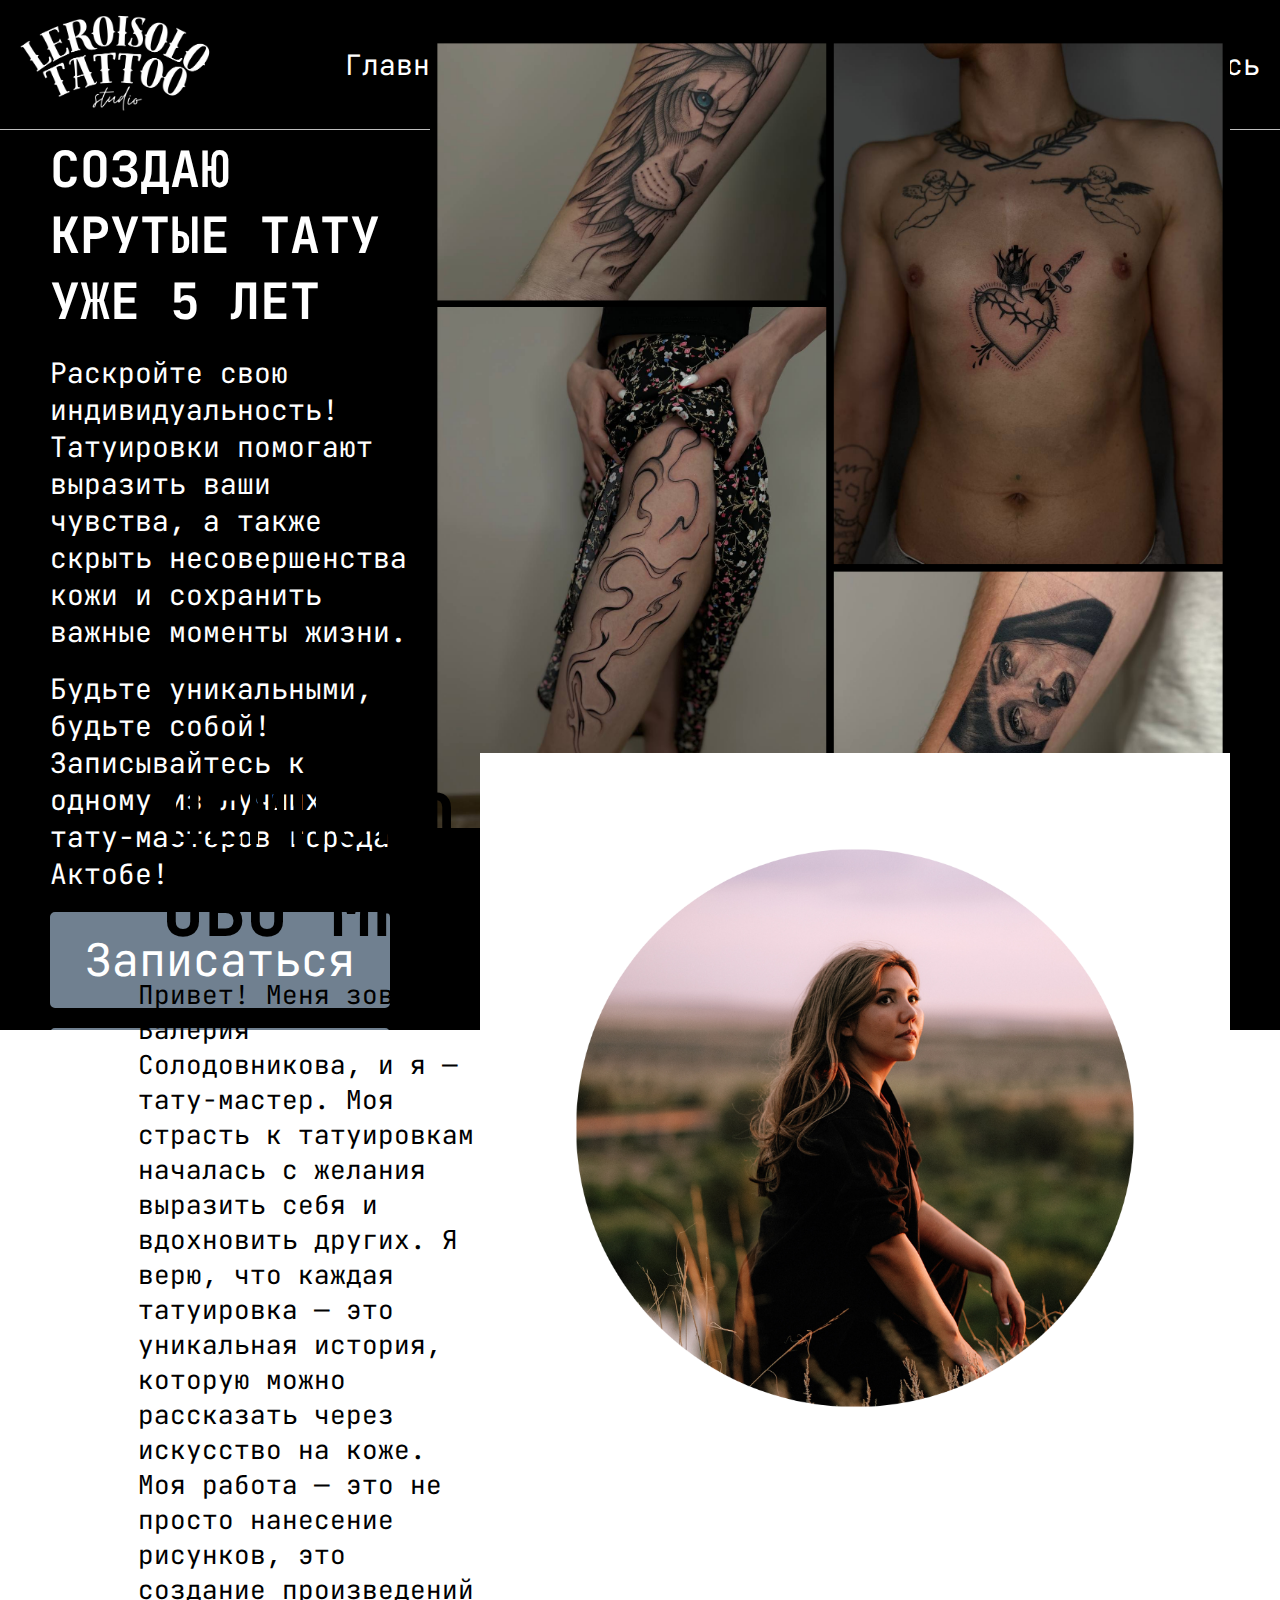
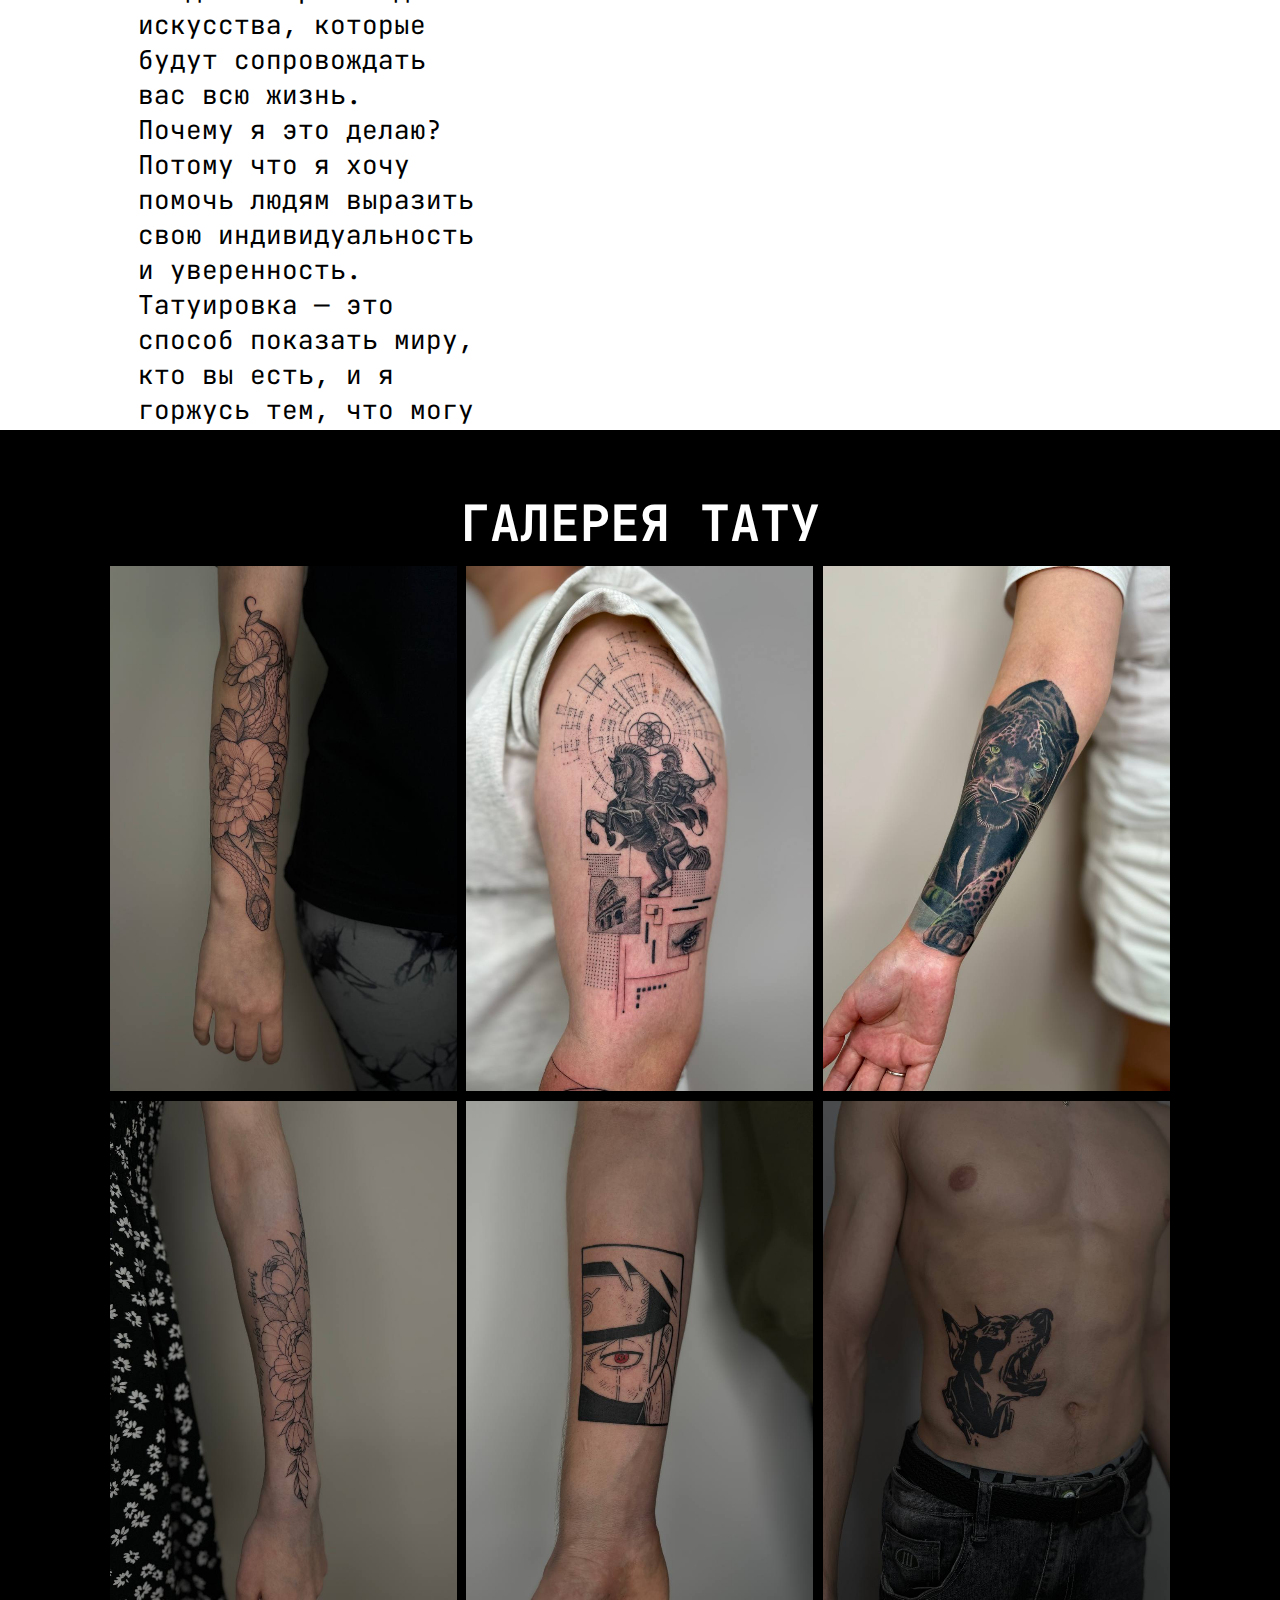
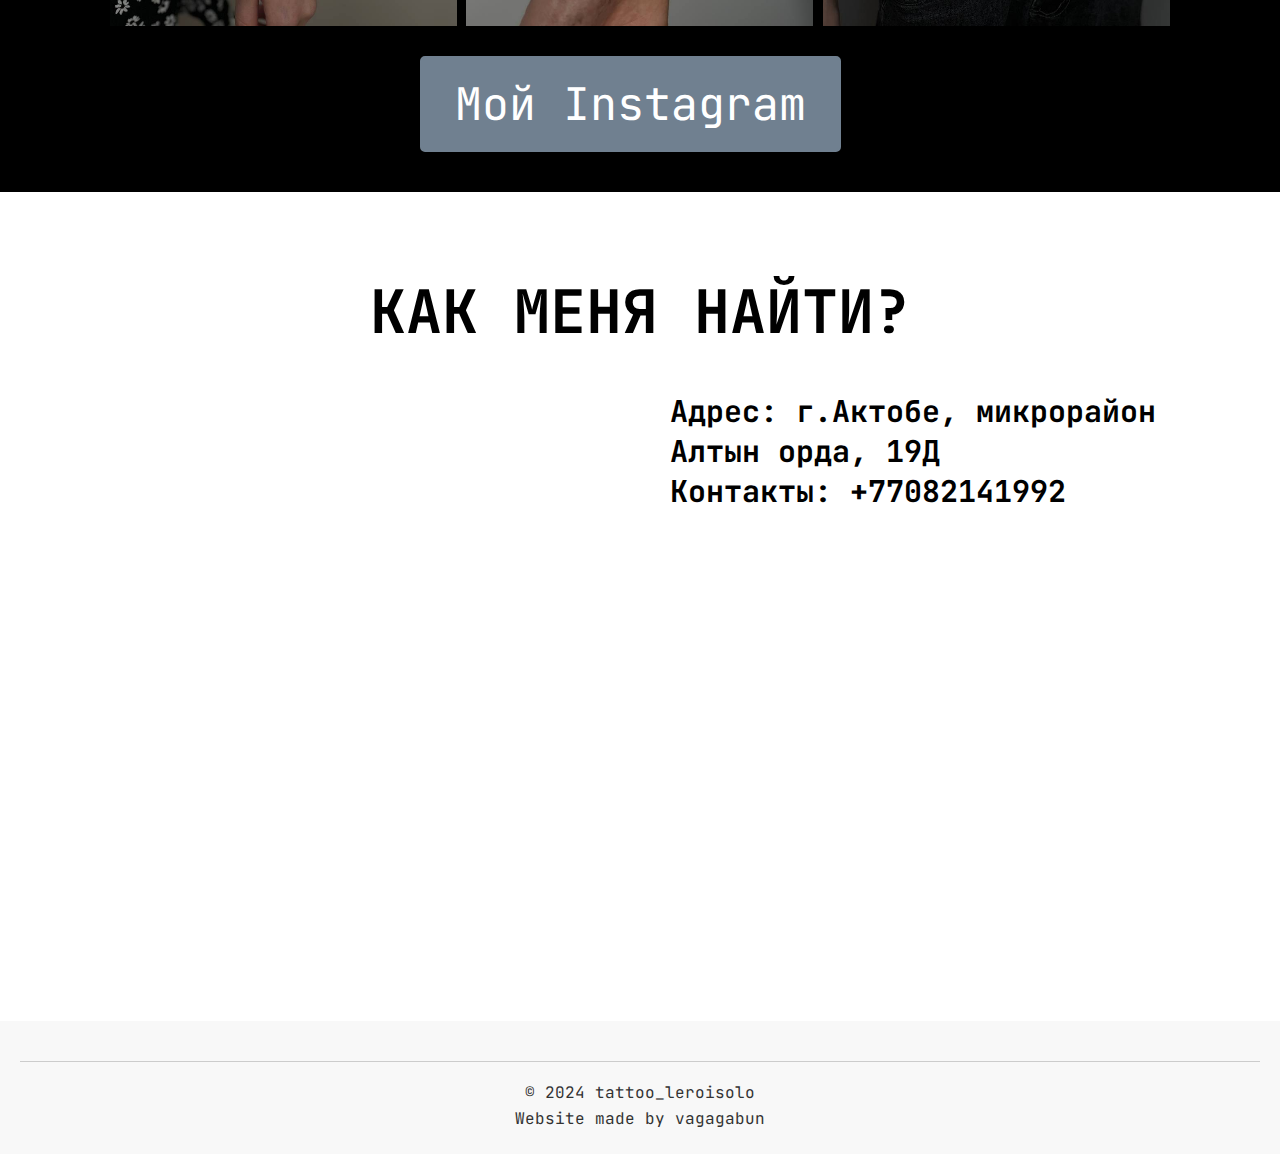
<file: index.html>
<!DOCTYPE html>
<html lang="ru">
<head>
		<meta charset="UTF-8">
		<meta name="viewport" content="width=device-width, initial-scale=1.0">
		<title>Тату в Актобе — tattoo_leroisolo</title>
		<link rel="stylesheet" href="assets/css/styles.css">
		<link rel="preconnect" href="https://fonts.googleapis.com">
		<link rel="preconnect" href="https://fonts.gstatic.com" crossorigin>
		<link href="https://fonts.googleapis.com/css2?family=JetBrains+Mono:ital,wght@0,100..800;1,100..800&display=swap" rel="stylesheet">
</head>
<body>
<div class="section1">
		<nav class="navbar">
			<div class="logo">
				<img src="assets/images/logo1.png" alt="Logo">
			</div>
			<ul class="nav-links">
				<li><a href="#Home">Главная</a></li>
				<li><a href="#About">Обо мне</a></li>
				<li><a href="#Gallery">Галерея</a></li>
				<li><a href="#Contacts">Контакты</a></li>
				<li><a href="https://wa.me/77082141992">Запись</a></li>
			</ul>
		</nav>
</div>
<div class="section1">
		<div class="black-background1">
			<div class="content">
				<div class="black-background1_text">
					<h1 class="big_title" id="Home">СОЗДАЮ КРУТЫЕ ТАТУ УЖЕ 5 ЛЕТ</h1>
					<p class="under_title">Раскройте свою индивидуальность! Татуировки помогают выразить ваши чувства, а также скрыть несовершенства кожи и сохранить важные моменты жизни. </p>
					<p class="under_title">Будьте уникальными, будьте собой! Записывайтесь к одному из лучших тату-мастеров города Актобе!</p> 
					<div class="buttons">
						<a href="https://wa.me/77082141992" class="button">Записаться</a>
						<a href="#Gallery" class="button1">Мои работы</a>
				    </div>   
				</div>
				<img src="assets/images/collage1.png" alt="photo_collage" width="800" height="800" class= "1st_collage">
			</div>
		</div>
</div>
<div class="section2">
		<div class="white-background1">
			<div class="white_content">
				<div class="white-background1_text">
					<div class="under_title_xyz">
						<h1 class="white_big_title" id="About">НЕМНОГО ОБО МНЕ</h1>
						<p class="under_title"> Привет! Меня зовут Валерия Солодовникова, и я — тату-мастер. Моя страсть к татуировкам началась с желания выразить себя и вдохновить других. Я верю, что каждая татуировка — это уникальная история, которую можно рассказать через искусство на коже.</p>
						<p class="under_title"> Моя работа — это не просто нанесение рисунков, это создание произведений искусства, которые будут сопровождать вас всю жизнь.</p>
						<p class="under_title"> Почему я это делаю? Потому что я хочу помочь людям выразить свою индивидуальность и уверенность. Татуировка — это способ показать миру, кто вы есть, и я горжусь тем, что могу быть частью этого процесса. Моя цель — вдохновлять и поддерживать своих клиентов, помогая им чувствовать себя уникальными и особенными.</p>
					</div>
					<img src="assets/images/lera1_circle.png" alt="photo_collage" class="2d_pic" width="750" height="750">
				</div>
			</div>
		</div>
</div>
<div class="section1">
		<div class="black-background2">
			<h1 class="big_title2" id="Gallery">ГАЛЕРЕЯ ТАТУ</h1>
			<img src="assets/images/collage2.png" alt="photo_collage"  class ="2d_collage">
			<a href="https://www.instagram.com/tattoo_leroisolo/" class="button">Мой Instagram</a>
		</div>
</div>
<div class="section2">
    <div class="white-background2">
        <h1 class="white_big_title2" id="Contacts">КАК МЕНЯ НАЙТИ?</h1>
        <div class="content2">
            <object data="https://yandex.ru/map-widget/v1/-/CDsNrH9Q" width="640" height="480" class="map"></object>
            <div class="phone_numbers_and_address">
                <h2 class="address">Адрес: г.Актобе, микрорайон Алтын орда, 19Д</h2>
                <h2 class="phone_numbers">Контакты: +77082141992</h2>
            </div>
        </div>
    </div>
</div>
<footer class="site-footer">
    <hr class="footer-line">
    <div class="footer-content">
        <p>&copy; 2024 tattoo_leroisolo</p>
        <p>Website made by vagagabun</p>
    </div>
</footer>	
</div>
</body>
</html>
</file>
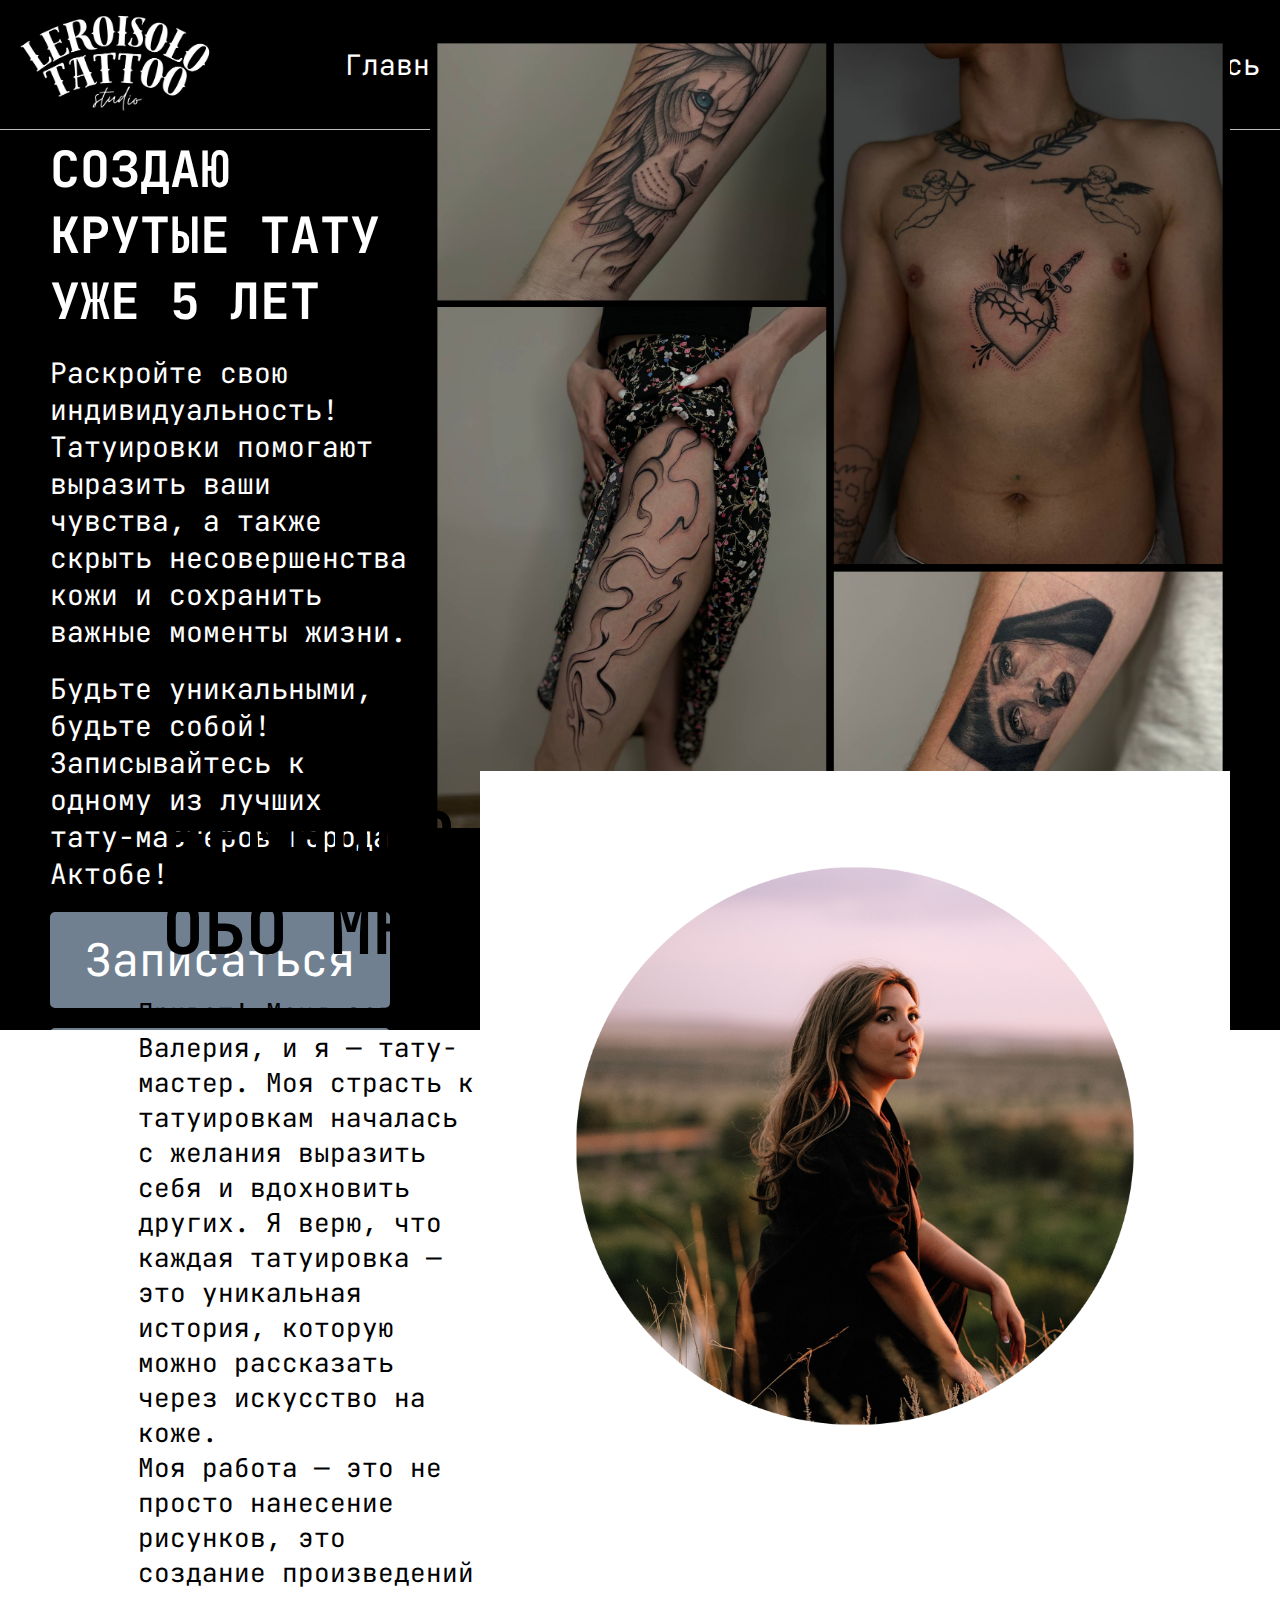
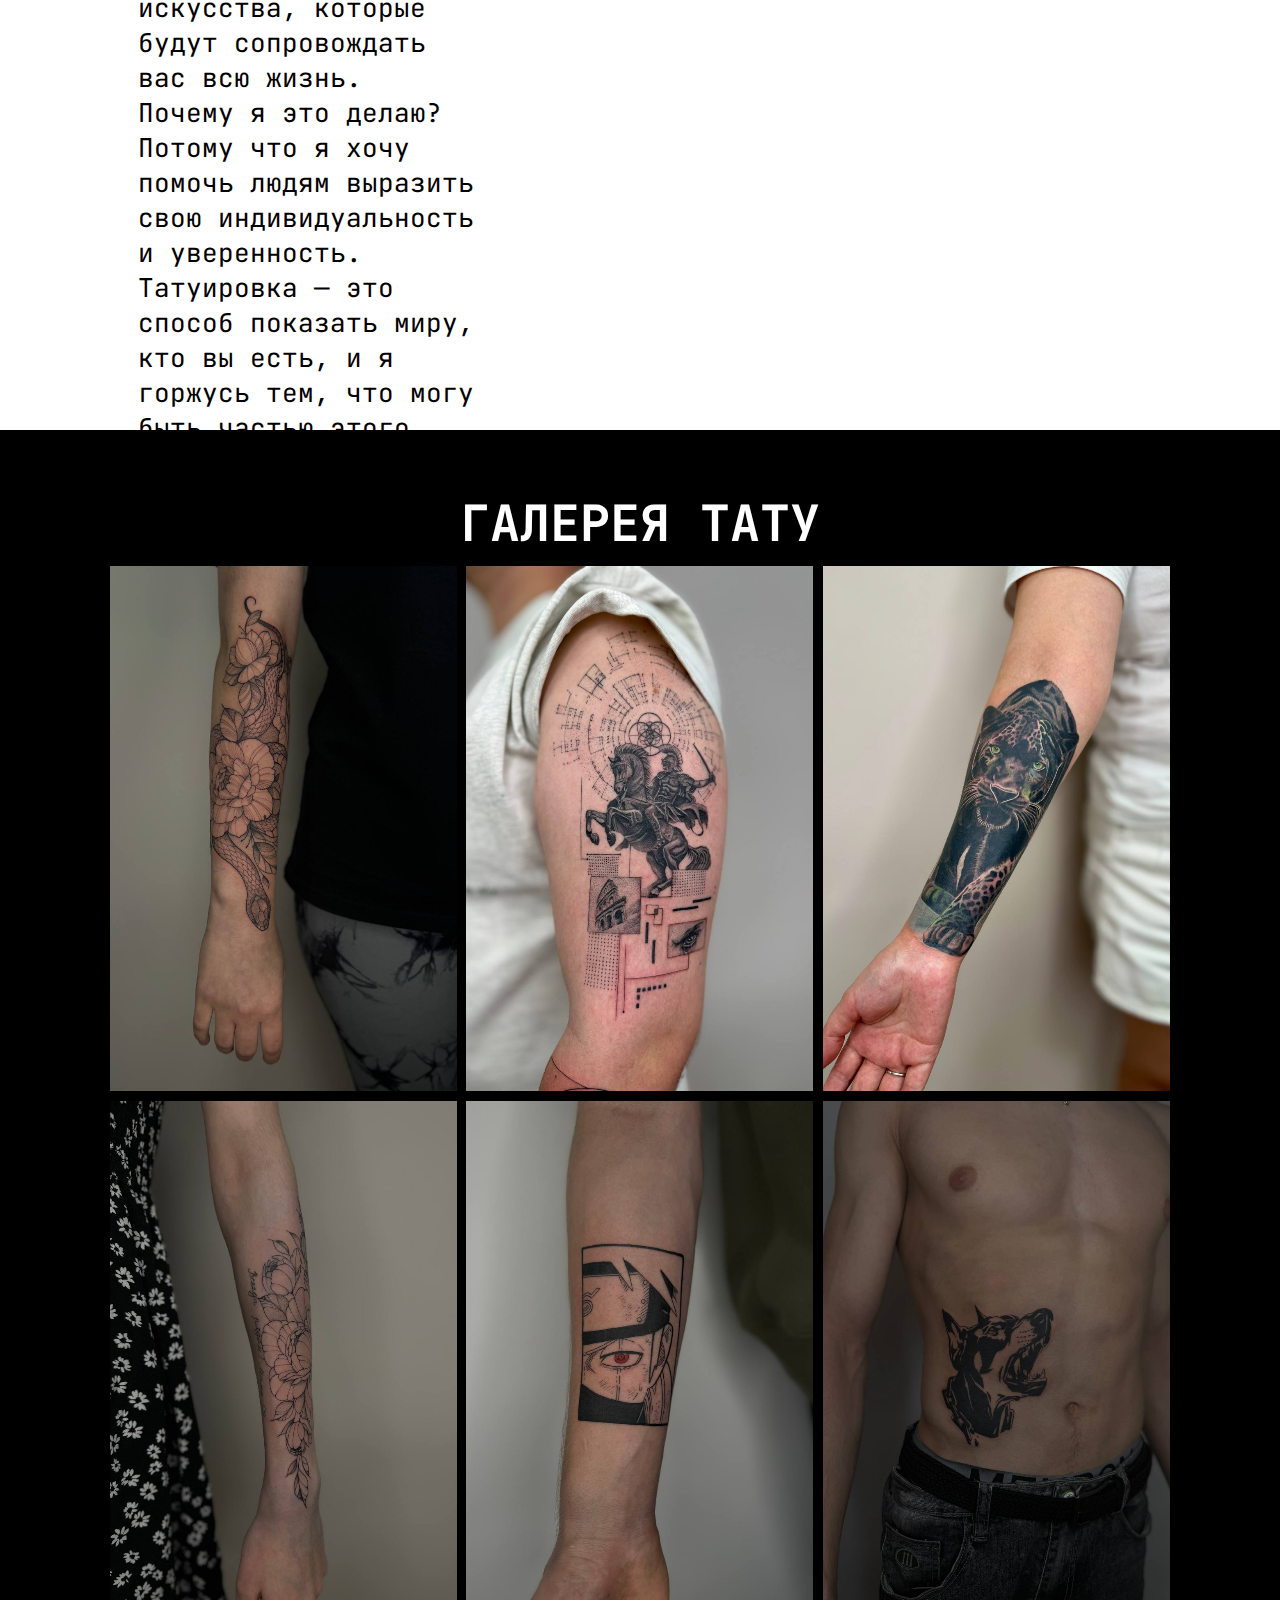
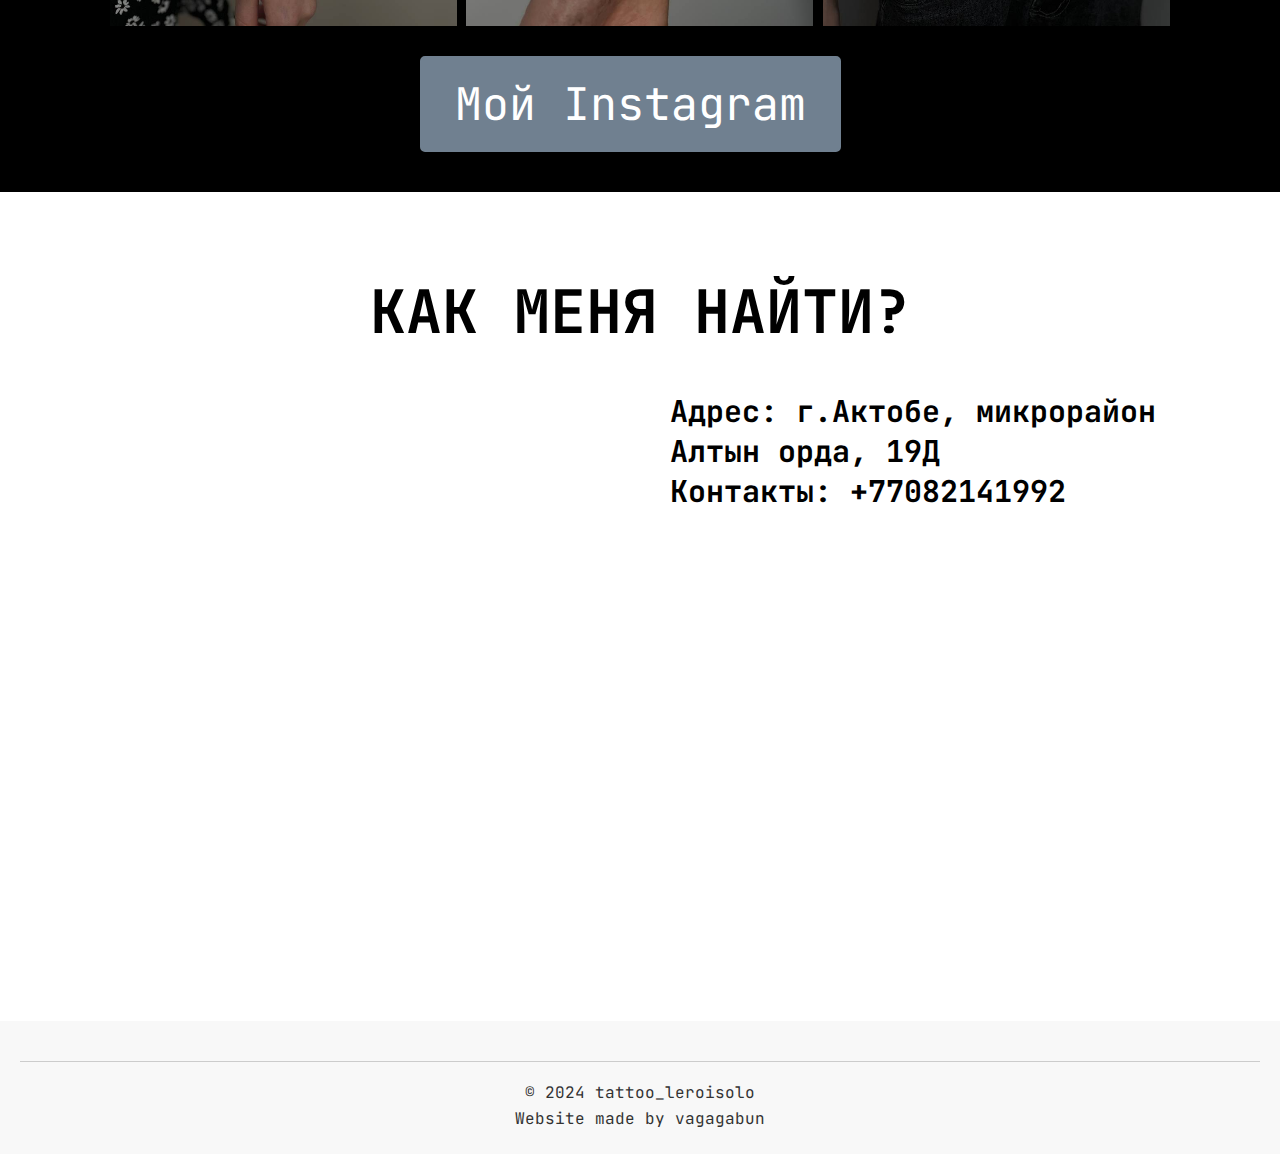
<file: desktop/index.html>
<!DOCTYPE html>
<html lang="ru">
<head>
		<meta charset="UTF-8">
		<meta name="viewport" content="width=device-width, initial-scale=1.0">
		<title>Тату в Актобе — tattoo_leroisolo</title>
		<link rel="stylesheet" href="assets/css/styles.css">
		<link rel="preconnect" href="https://fonts.googleapis.com">
		<link rel="preconnect" href="https://fonts.gstatic.com" crossorigin>
		<link href="https://fonts.googleapis.com/css2?family=JetBrains+Mono:ital,wght@0,100..800;1,100..800&display=swap" rel="stylesheet">
</head>
<body>
<div class="section1">
		<nav class="navbar">
			<div class="logo">
				<img src="assets/images/logo1.png" alt="Logo">
			</div>
			<ul class="nav-links">
				<li><a href="#Home">Главная</a></li>
				<li><a href="#About">Обо мне</a></li>
				<li><a href="#Gallery">Галерея</a></li>
				<li><a href="#Contacts">Контакты</a></li>
				<li><a href="https://wa.me/77082141992">Запись</a></li>
			</ul>
		</nav>
</div>
<div class="section1">
		<div class="black-background1">
			<div class="content">
				<div class="black-background1_text">
					<h1 class="big_title" id="Home">СОЗДАЮ КРУТЫЕ ТАТУ УЖЕ 5 ЛЕТ</h1>
					<p class="under_title">Раскройте свою индивидуальность! Татуировки помогают выразить ваши чувства, а также скрыть несовершенства кожи и сохранить важные моменты жизни. </p>
					<p class="under_title">Будьте уникальными, будьте собой! Записывайтесь к одному из лучших тату-мастеров города Актобе!</p> 
					<div class="buttons">
						<a href="https://wa.me/77082141992" class="button">Записаться</a>
						<a href="#Gallery" class="button1">Мои работы</a>
				    </div>   
				</div>
				<img src="assets/images/collage1.png" alt="photo_collage" width="800" height="800" class= "1st_collage">
			</div>
		</div>
</div>
<div class="section2">
		<div class="white-background1">
			<div class="white_content">
				<div class="white-background1_text">
					<div class="under_title_xyz">
						<h1 class="white_big_title" id="About">НЕМНОГО ОБО МНЕ</h1>
						<p class="under_title"> Привет! Меня зовут Валерия, и я — тату-мастер. Моя страсть к татуировкам началась с желания выразить себя и вдохновить других. Я верю, что каждая татуировка — это уникальная история, которую можно рассказать через искусство на коже.</p>
						<p class="under_title"> Моя работа — это не просто нанесение рисунков, это создание произведений искусства, которые будут сопровождать вас всю жизнь.</p>
						<p class="under_title"> Почему я это делаю? Потому что я хочу помочь людям выразить свою индивидуальность и уверенность. Татуировка — это способ показать миру, кто вы есть, и я горжусь тем, что могу быть частью этого процесса. Моя цель — вдохновлять и поддерживать своих клиентов, помогая им чувствовать себя уникальными и особенными.</p>
					</div>
					<img src="assets/images/lera1_circle.png" alt="photo_collage" class="2d_pic" width="750" height="750">
				</div>
			</div>
		</div>
</div>
<div class="section1">
		<div class="black-background2">
			<h1 class="big_title2" id="Gallery">ГАЛЕРЕЯ ТАТУ</h1>
			<img src="assets/images/collage2.png" alt="photo_collage"  class ="2d_collage">
			<a href="https://www.instagram.com/tattoo_leroisolo/" class="button">Мой Instagram</a>
		</div>
</div>
<div class="section2">
    <div class="white-background2">
        <h1 class="white_big_title2" id="Contacts">КАК МЕНЯ НАЙТИ?</h1>
        <div class="content2">
            <object data="https://yandex.ru/map-widget/v1/-/CDsNrH9Q" width="640" height="480" class="map"></object>
            <div class="phone_numbers_and_address">
                <h2 class="address">Адрес: г.Актобе, микрорайон Алтын орда, 19Д</h2>
                <h2 class="phone_numbers">Контакты: +77082141992</h2>
            </div>
        </div>
    </div>
</div>
<footer class="site-footer">
    <hr class="footer-line">
    <div class="footer-content">
        <p>&copy; 2024 tattoo_leroisolo</p>
        <p>Website made by vagagabun</p>
    </div>
</footer>	
</div>
</body>
</html>
</file>
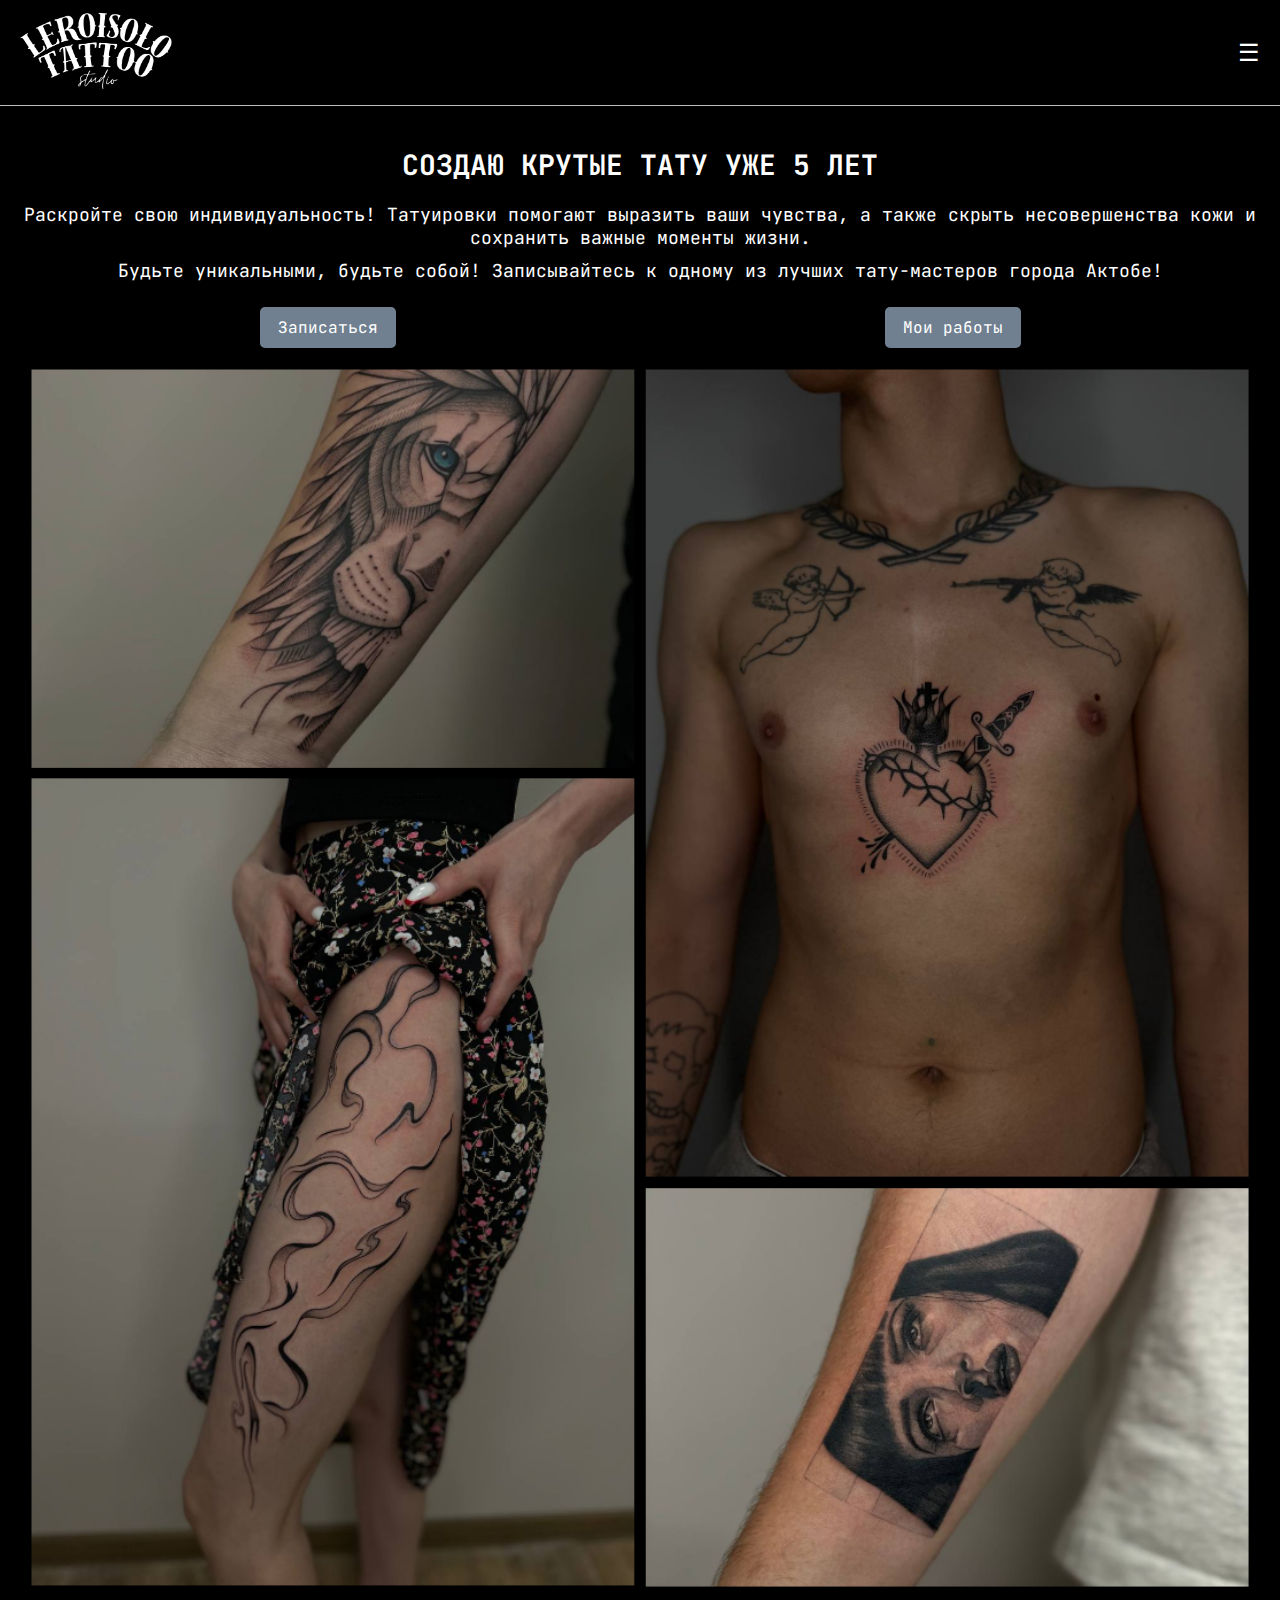
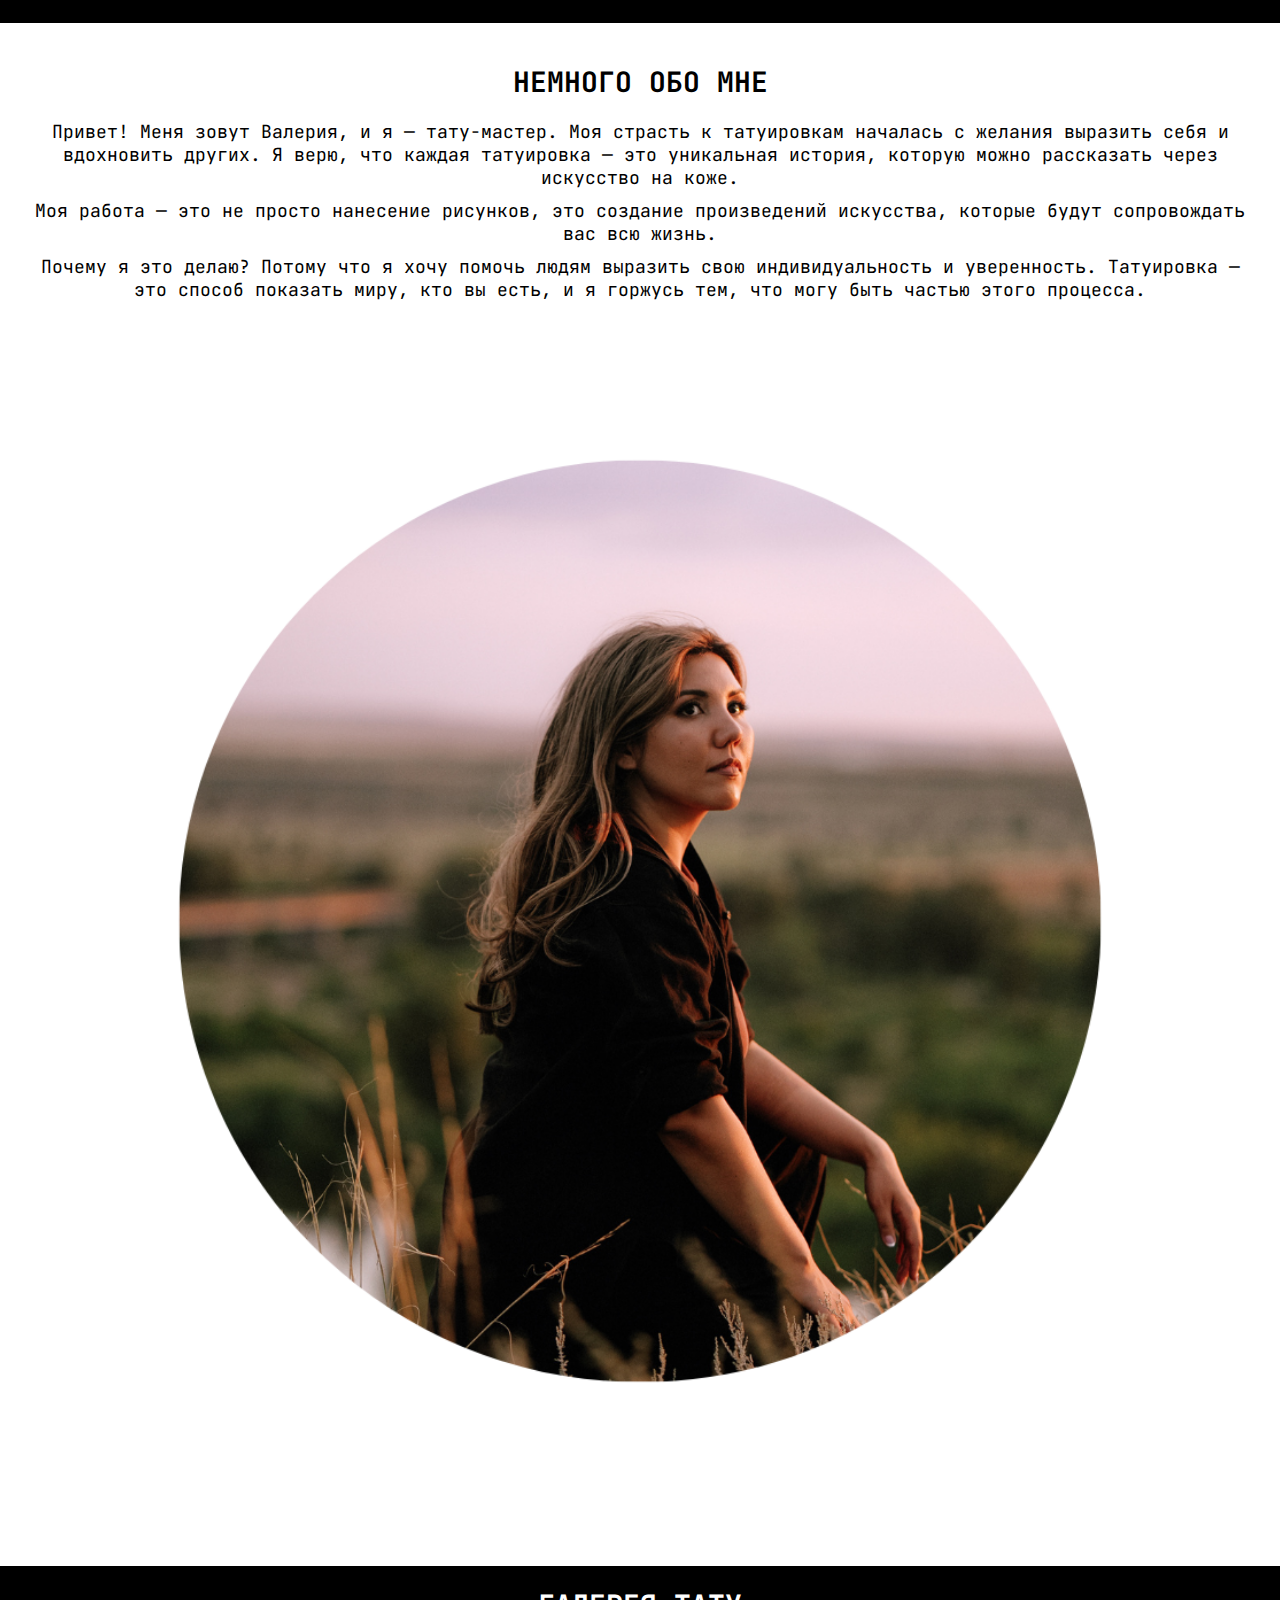
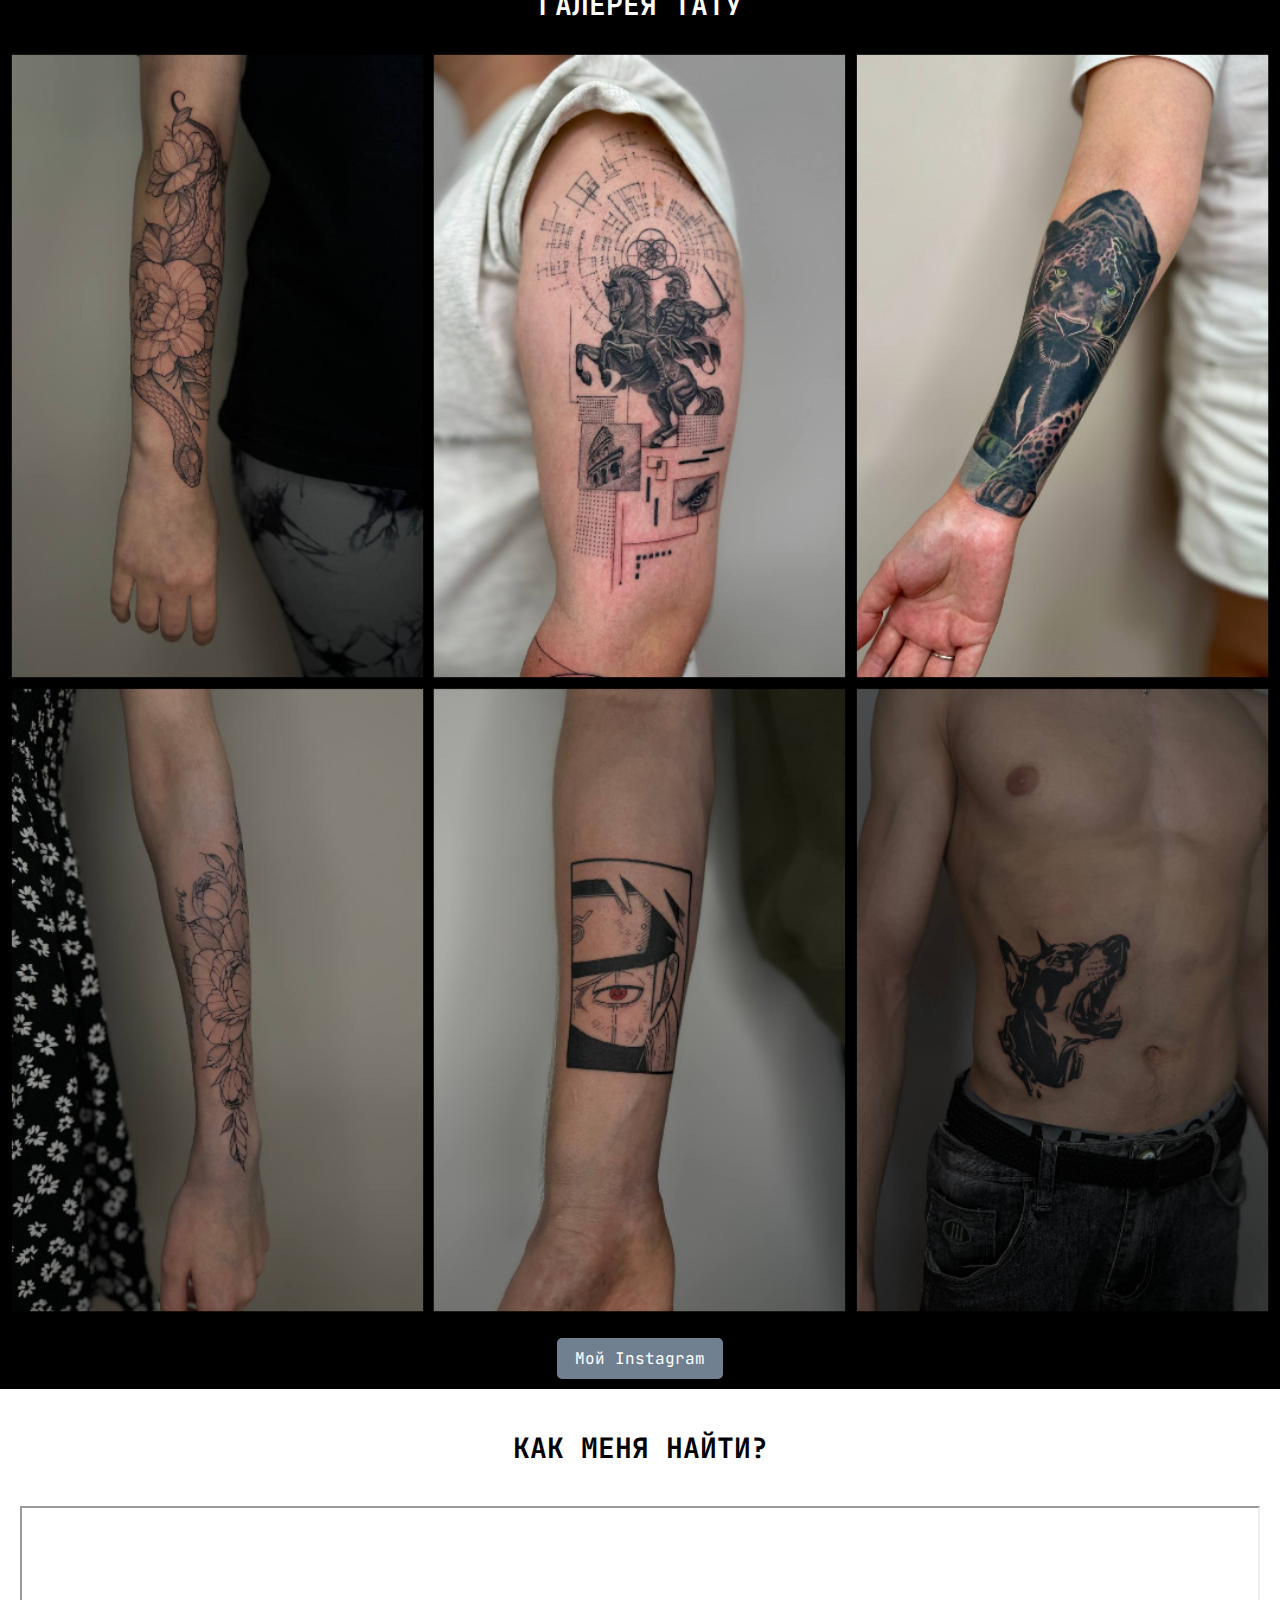
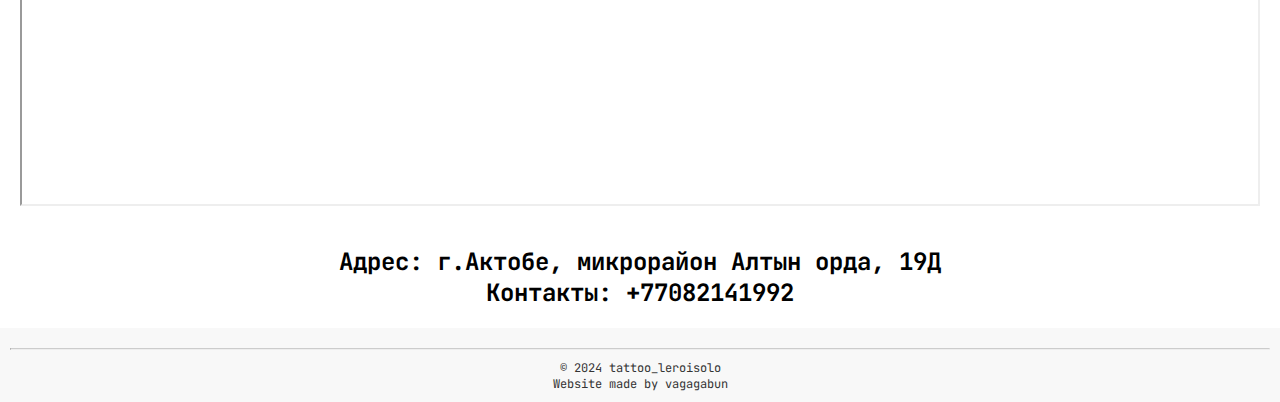
<file: mobile/index.html>
<!DOCTYPE html>
<html lang="ru">
<head>
    <meta charset="UTF-8">
    <meta name="viewport" content="width=device-width, initial-scale=1.0">
    <title>Тату в Актобе — tattoo_leroisolo</title>
    <link rel="stylesheet" href="assets/css/styles.css">
    <link rel="preconnect" href="https://fonts.googleapis.com">
    <link rel="preconnect" href="https://fonts.gstatic.com" crossorigin>
    <link href="https://fonts.googleapis.com/css2?family=JetBrains+Mono:ital,wght@0,100..800;1,100..800&display=swap" rel="stylesheet">
</head>
<body>
<div class="section1">
    <nav class="navbar">
        <div class="logo">
            <img src="assets/images/logo1.png" alt="Logo">
        </div>
        <button class="hamburger-menu" onclick="toggleMenu()">☰</button>
    </nav>
</div>

<div id="overlay" class="overlay">
    <a href="#Home" onclick="toggleMenu()">Главная</a>
    <a href="#About" onclick="toggleMenu()">Обо мне</a>
    <a href="#Gallery" onclick="toggleMenu()">Галерея</a>
    <a href="#Contacts" onclick="toggleMenu()">Контакты</a>
    <a href="https://wa.me/77082141992" onclick="toggleMenu()">Запись</a>
</div>

<div class="section1">
    <div class="black-background1">
        <div class="content">
            <div class="black-background1_text">
                <h1 class="big_title" id="Home">СОЗДАЮ КРУТЫЕ ТАТУ УЖЕ 5 ЛЕТ</h1>
                <p class="under_title">Раскройте свою индивидуальность! Татуировки помогают выразить ваши чувства, а также скрыть несовершенства кожи и сохранить важные моменты жизни.</p>
                <p class="under_title">Будьте уникальными, будьте собой! Записывайтесь к одному из лучших тату-мастеров города Актобе!</p> 
                <div class="buttons">
                    <a href="https://wa.me/77082141992" class="button">Записаться</a>
                    <a href="#Gallery" class="button1">Мои работы</a>
                </div>   
            </div>
            <img src="assets/images/collage1.png" alt="photo_collage" width="100%" height="auto" class="collage-img">
        </div>
    </div>
</div>
<div class="section2">
    <div class="white-background1">
        <div class="content">
            <div class="white-background1_text">
                <h1 class="white_big_title" id="About">НЕМНОГО ОБО МНЕ</h1>
                <p class="under_title">Привет! Меня зовут Валерия, и я — тату-мастер. Моя страсть к татуировкам началась с желания выразить себя и вдохновить других. Я верю, что каждая татуировка — это уникальная история, которую можно рассказать через искусство на коже.</p>
                <p class="under_title">Моя работа — это не просто нанесение рисунков, это создание произведений искусства, которые будут сопровождать вас всю жизнь.</p>
                <p class="under_title">Почему я это делаю? Потому что я хочу помочь людям выразить свою индивидуальность и уверенность. Татуировка — это способ показать миру, кто вы есть, и я горжусь тем, что могу быть частью этого процесса.</p>
            </div>
            <img src="assets/images/lera1_circle.png" alt="photo_collage" width="100%" height="auto" class="profile-img">
        </div>
    </div>
</div>
<div class="section1">
    <div class="black-background2">
        <h1 class="big_title2" id="Gallery">ГАЛЕРЕЯ ТАТУ</h1>
        <img src="assets/images/collage2.png" alt="photo_collage" width="100%" height="auto" class="collage-img">
        <a href="https://www.instagram.com/tattoo_leroisolo/" class="button instagram-button">Мой Instagram</a>
    </div>
</div>
<div class="section2">
    <div class="white-background2">
        <h1 class="white_big_title2" id="Contacts">КАК МЕНЯ НАЙТИ?</h1>
        <div class="content2">
            <iframe src="https://yandex.ru/map-widget/v1/-/CDsNrH9Q" width="100%" height="300" class="map"></iframe>
            <div class="phone_numbers_and_address">
                <h2 class="address">Адрес: г.Актобе, микрорайон Алтын орда, 19Д</h2>
                <h2 class="phone_numbers">Контакты: +77082141992</h2>
            </div>
        </div>
    </div>
</div>
<footer class="site-footer">
    <hr class="footer-line">
    <div class="footer-content">
        <p>&copy; 2024 tattoo_leroisolo</p>
        <p>Website made by vagagabun</p>
    </div>
</footer>
<script>
function toggleMenu() {
    var overlay = document.getElementById("overlay");
    overlay.classList.toggle("open");
}
</script>
</body>
</html>
</file>
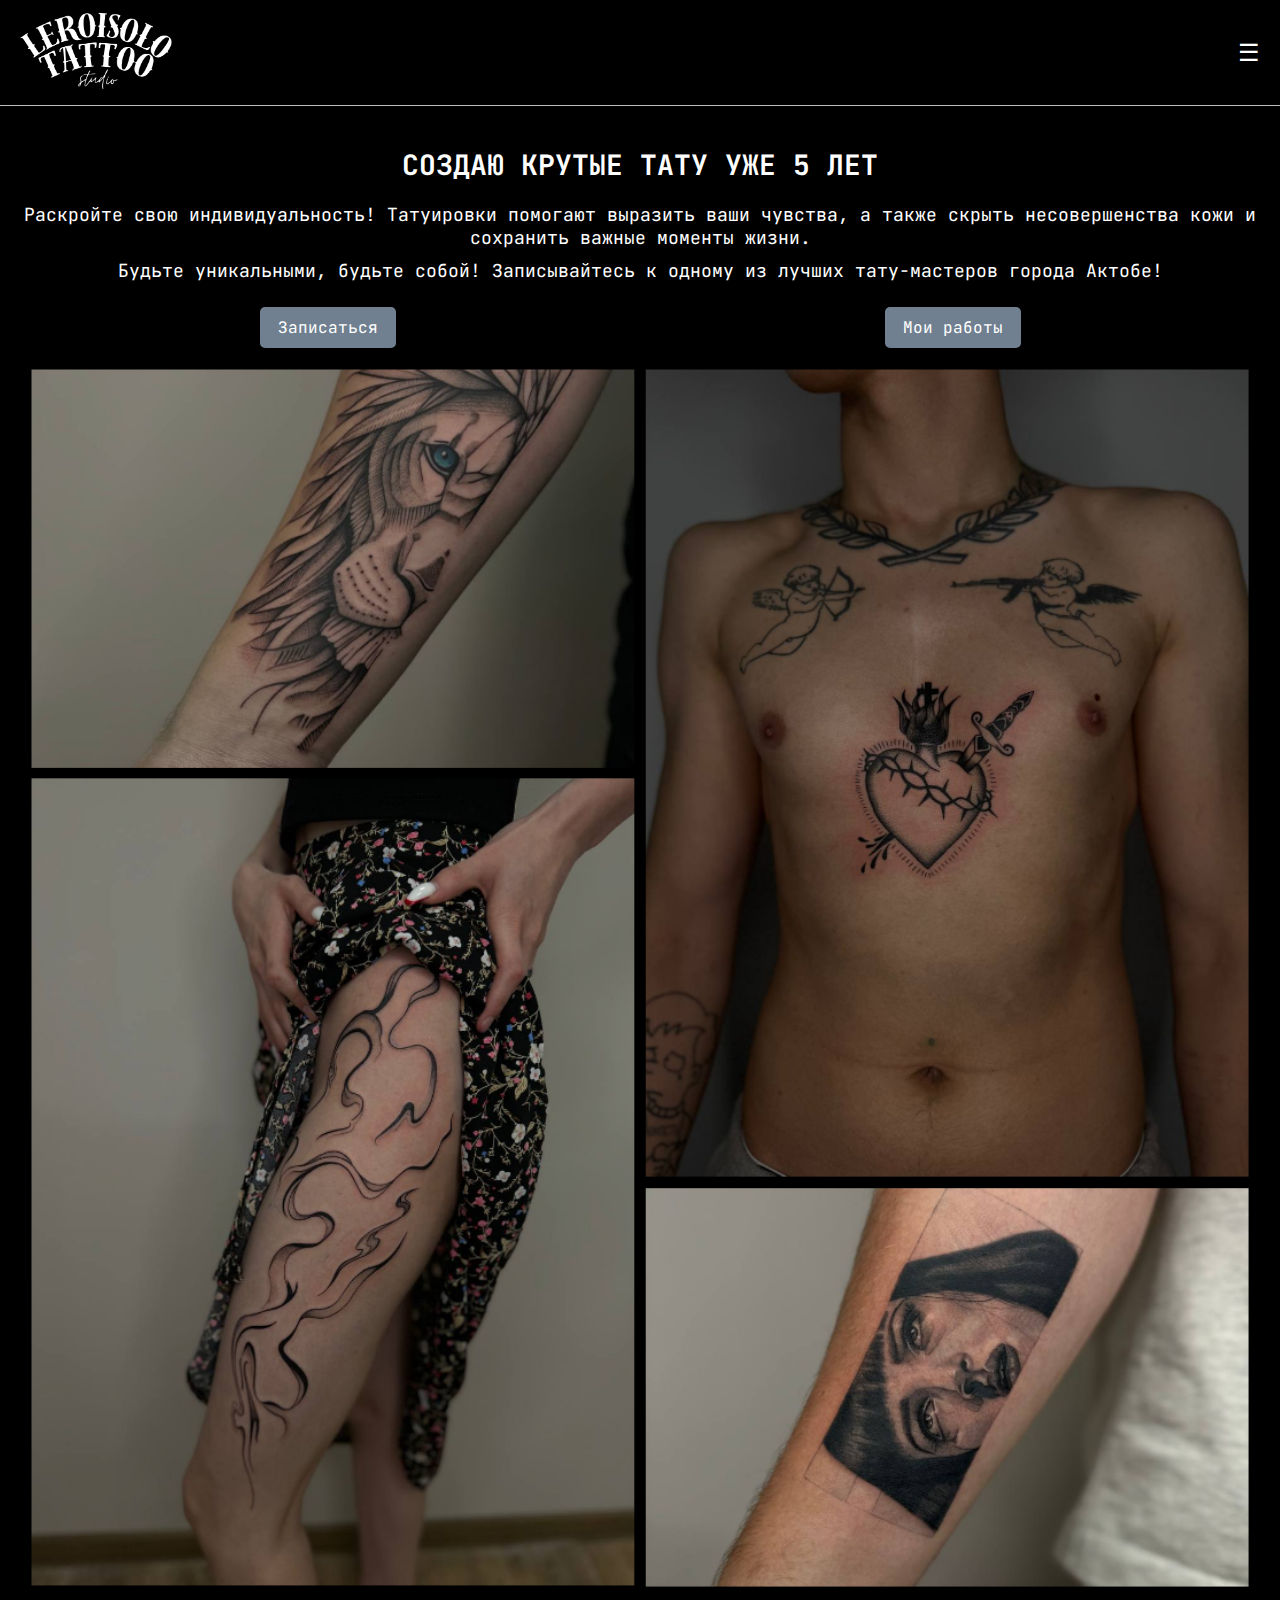
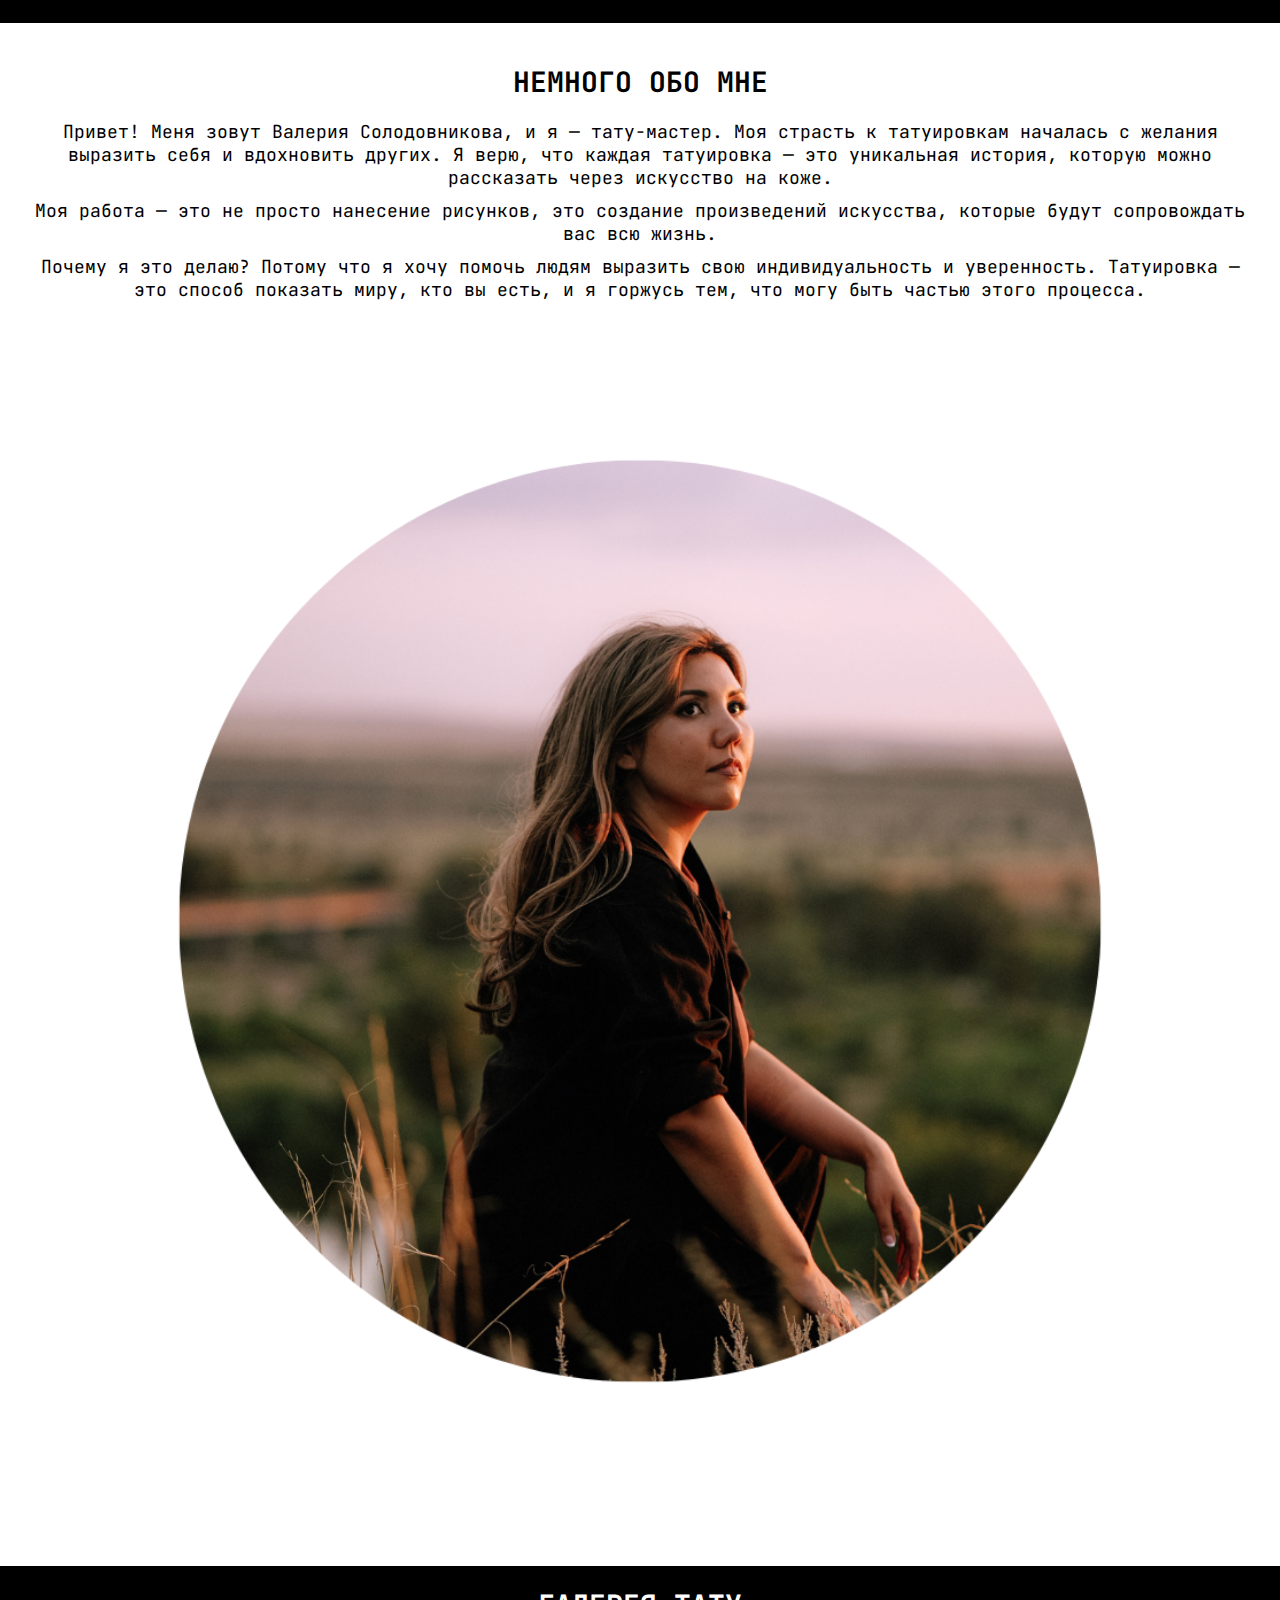
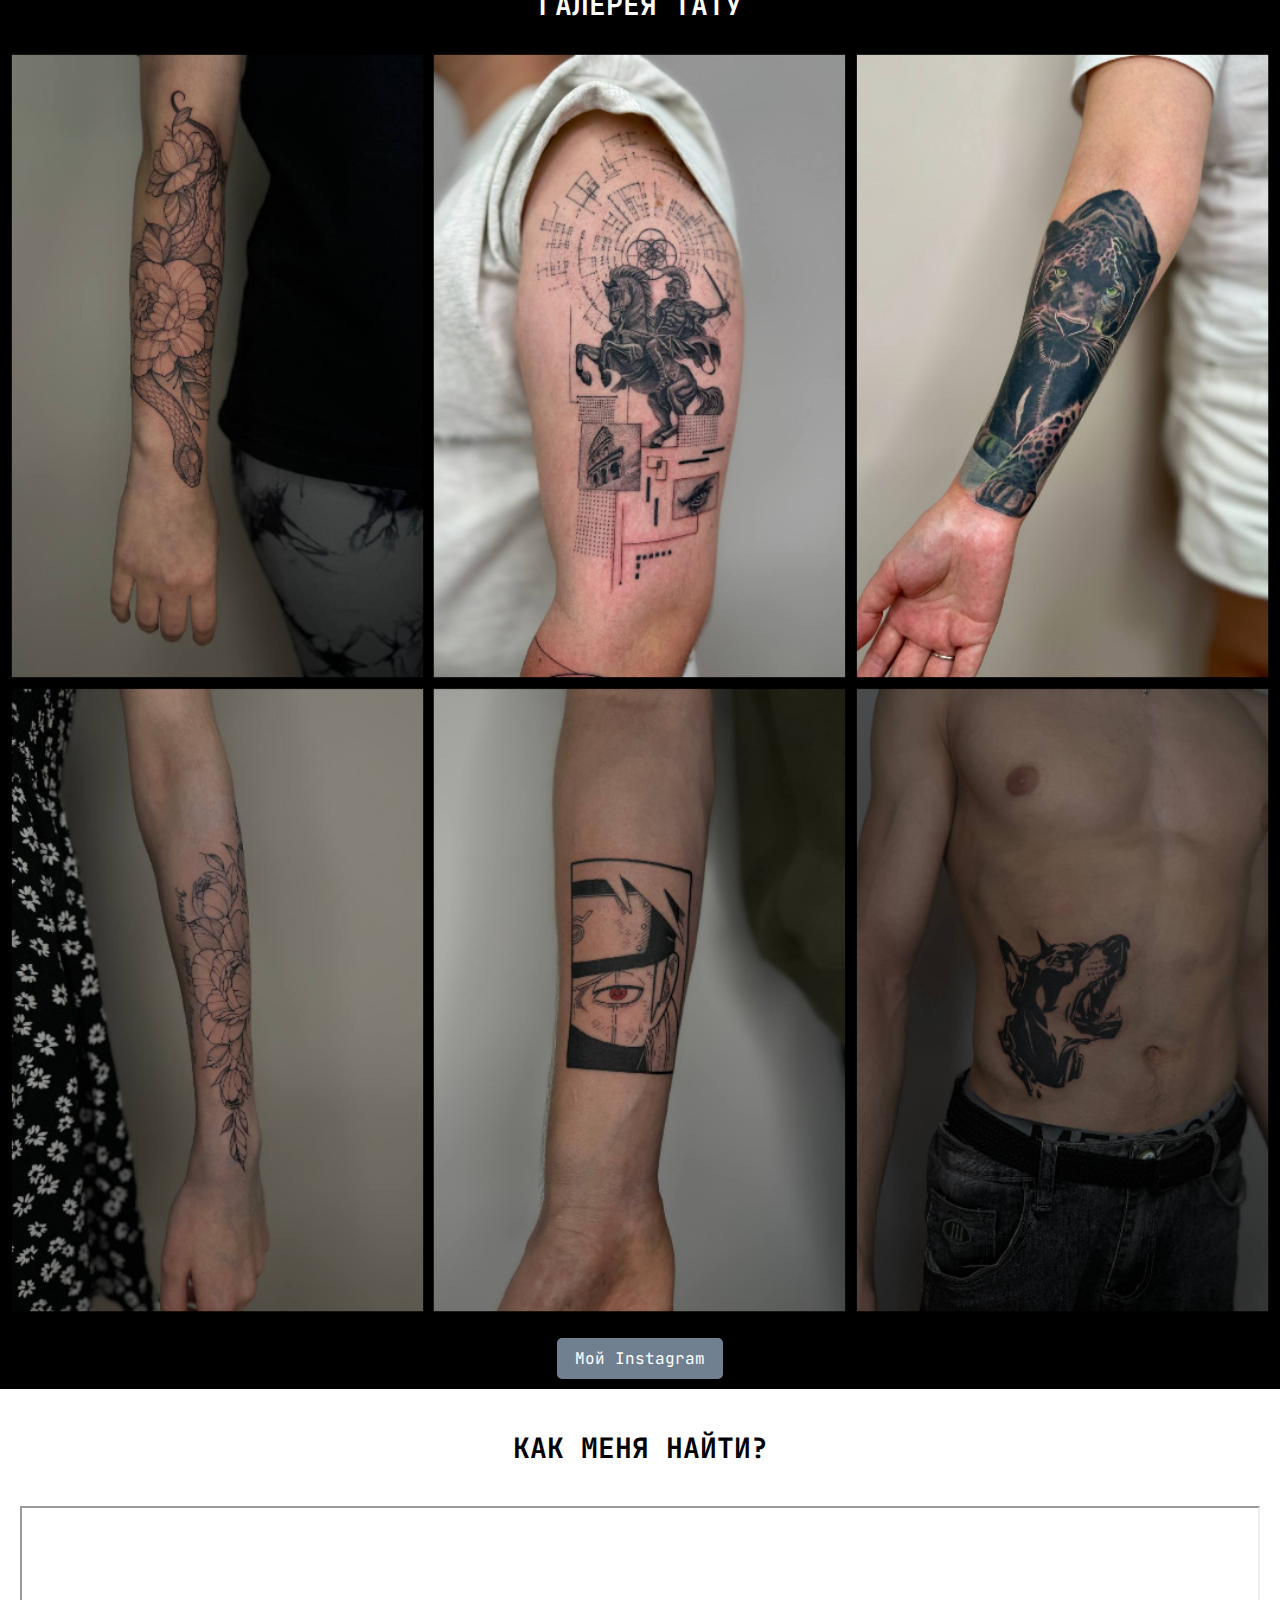
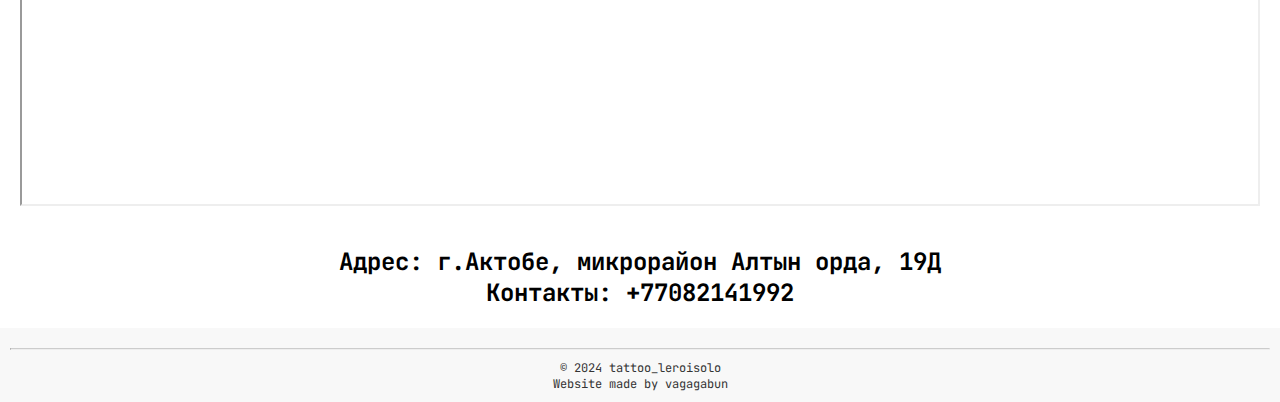
<file: mobile/index_mobile.html>
<!DOCTYPE html>
<html lang="ru">
<head>
    <meta charset="UTF-8">
    <meta name="viewport" content="width=device-width, initial-scale=1.0">
    <title>Тату в Актобе — tattoo_leroisolo</title>
    <link rel="stylesheet" href="assets/css/styles_mobile.css">
    <link rel="preconnect" href="https://fonts.googleapis.com">
    <link rel="preconnect" href="https://fonts.gstatic.com" crossorigin>
    <link href="https://fonts.googleapis.com/css2?family=JetBrains+Mono:ital,wght@0,100..800;1,100..800&display=swap" rel="stylesheet">
</head>
<body>
<div class="section1">
    <nav class="navbar">
        <div class="logo">
            <img src="assets/images/logo1.png" alt="Logo">
        </div>
        <button class="hamburger-menu" onclick="toggleMenu()">☰</button>
    </nav>
</div>

<div id="overlay" class="overlay">
    <a href="#Home" onclick="toggleMenu()">Главная</a>
    <a href="#About" onclick="toggleMenu()">Обо мне</a>
    <a href="#Gallery" onclick="toggleMenu()">Галерея</a>
    <a href="#Contacts" onclick="toggleMenu()">Контакты</a>
    <a href="https://wa.me/77082141992" onclick="toggleMenu()">Запись</a>
</div>

<div class="section1">
    <div class="black-background1">
        <div class="content">
            <div class="black-background1_text">
                <h1 class="big_title" id="Home">СОЗДАЮ КРУТЫЕ ТАТУ УЖЕ 5 ЛЕТ</h1>
                <p class="under_title">Раскройте свою индивидуальность! Татуировки помогают выразить ваши чувства, а также скрыть несовершенства кожи и сохранить важные моменты жизни.</p>
                <p class="under_title">Будьте уникальными, будьте собой! Записывайтесь к одному из лучших тату-мастеров города Актобе!</p> 
                <div class="buttons">
                    <a href="https://wa.me/77082141992" class="button">Записаться</a>
                    <a href="#Gallery" class="button1">Мои работы</a>
                </div>   
            </div>
            <img src="assets/images/collage1.png" alt="photo_collage" width="100%" height="auto" class="collage-img">
        </div>
    </div>
</div>
<div class="section2">
    <div class="white-background1">
        <div class="content">
            <div class="white-background1_text">
                <h1 class="white_big_title" id="About">НЕМНОГО ОБО МНЕ</h1>
                <p class="under_title">Привет! Меня зовут Валерия Солодовникова, и я — тату-мастер. Моя страсть к татуировкам началась с желания выразить себя и вдохновить других. Я верю, что каждая татуировка — это уникальная история, которую можно рассказать через искусство на коже.</p>
                <p class="under_title">Моя работа — это не просто нанесение рисунков, это создание произведений искусства, которые будут сопровождать вас всю жизнь.</p>
                <p class="under_title">Почему я это делаю? Потому что я хочу помочь людям выразить свою индивидуальность и уверенность. Татуировка — это способ показать миру, кто вы есть, и я горжусь тем, что могу быть частью этого процесса.</p>
            </div>
            <img src="assets/images/lera1_circle.png" alt="photo_collage" width="100%" height="auto" class="profile-img">
        </div>
    </div>
</div>
<div class="section1">
    <div class="black-background2">
        <h1 class="big_title2" id="Gallery">ГАЛЕРЕЯ ТАТУ</h1>
        <img src="assets/images/collage2.png" alt="photo_collage" width="100%" height="auto" class="collage-img">
        <a href="https://www.instagram.com/tattoo_leroisolo/" class="button instagram-button">Мой Instagram</a>
    </div>
</div>
<div class="section2">
    <div class="white-background2">
        <h1 class="white_big_title2" id="Contacts">КАК МЕНЯ НАЙТИ?</h1>
        <div class="content2">
            <iframe src="https://yandex.ru/map-widget/v1/-/CDsNrH9Q" width="100%" height="300" class="map"></iframe>
            <div class="phone_numbers_and_address">
                <h2 class="address">Адрес: г.Актобе, микрорайон Алтын орда, 19Д</h2>
                <h2 class="phone_numbers">Контакты: +77082141992</h2>
            </div>
        </div>
    </div>
</div>
<footer class="site-footer">
    <hr class="footer-line">
    <div class="footer-content">
        <p>&copy; 2024 tattoo_leroisolo</p>
        <p>Website made by vagagabun</p>
    </div>
</footer>
<script>
function toggleMenu() {
    var overlay = document.getElementById("overlay");
    overlay.classList.toggle("open");
}
</script>
</body>
</html>
</file>
<file: assets/css/styles.css>
* { margin: 0; padding: 0; box-sizing: border-box;}

body { display: flex; flex-direction: column; font-family: "JetBrains Mono", monospace; color: white; background-color: black;}


.section1 {background-color: black;}
.section2 {background-color: white;}



.navbar { display: flex; justify-content: space-between; align-items: center; padding: 10px 20px; height: 130px; border-bottom: 1px solid #BEBEBE;}

.logo img { height: 100%; max-height: 100px; }

.nav-links { list-style: none; display: flex; }

.nav-links li { margin-left: 80px; }

.nav-links a { color: white; text-decoration: none; font-size: 28px; height: 80%; }

.nav-links a:hover { color: #ddd; }

.black-background1 { font-family: "JetBrains Mono", monospace; color: white; display: flex; flex-direction: column; justify-content: center; align-items: center; height: 100vh; margin: 0 50px 0 50px; }

.black-background1 .content { display: flex; flex-direction: row; justify-content: space-between; align-items: flex-start; width: 100%; gap: 20px;}

.black-background1 .black-background1_text { align-self: flex-start; }

.black-background1 .black-background1_text .big_title { margin-top: 100px; font-size: 50px; }

.black-background1 .black-background1_text .under_title { margin-top: 20px; font-size: 28px; }



.button { font-family: "JetBrains Mono", monospace; background-color: #708090; color: white; border: 3px solid #708090 ; padding: 15px 32px;text-align: center;text-decoration: none;display: inline-block; font-size: 45px; margin-top: 20px; margin-right: 20px; cursor: pointer; border-radius: 5px; box-sizing: border-box; }

.button:hover { background-color: #BEBEBE; }

.button1 { font-family: "JetBrains Mono", monospace; background-color: transparent; color: white; border: 3px solid #708090; padding: 15px 32px; text-align: center; text-decoration: none; display: inline-block; font-size: 45px; margin-top: 20px; margin-right: 20px; cursor: pointer; border-radius: 5px; box-sizing: border-box; }

.button1:hover { background-color: #BEBEBE; }



.white-background1 { font-family: "JetBrains Mono", monospace; color: black; display: flex; flex-direction: column; justify-content: center; align-items: center; margin: 50px 50px 50px 50px; height: 100vh;}

.white-background1 .content { display: flex; flex-direction: row; justify-content: space-between; align-items: flex-start; width: 100%; gap: 40px;}

.white-background1 .white_content  .white_big_title {  font-size: 70px; margin: 20px 0 20px 0; text-align: center;}

.white-background1 .white-background1_text {display:flex; align-self: flex-start; margin-left: 88px; justify-content: center;}

.under_title_xyz {display: flex; flex-direction: column; align-items: center; justify-content: center;}
.white-background1 .white-background1_text .under_title { margin-top: 0px; font-size: 26px; margin-right:0 px; }


.black-background2 { font-family: "JetBrains Mono", monospace; color: white; display: flex; flex-direction: column; justify-content: center; align-items: center; margin: 50px 50px 50px 50px; margin-bottom: 40px; }
.big_title2 {display: flex; flex-direction: column; justify-content: center; align-items: center; margin-top: 10px; font-size: 50px}
.2d_collage {margin-top: 100px;}


.white-background2 { font-family: "JetBrains Mono", monospace; color: black; font-size: 30px; display: flex; flex-direction: column; justify-content: center; align-items: center; margin-top: 80px; margin-bottom: 150px; }

.white_big_title2 { text-align: center;  margin-bottom: 40px; }

.content2 { display: flex; justify-content: space-between; align-items: flex-start; width: 100%; gap: 60px; padding: 0 20px; }

.map { flex: 1; }

.phone_numbers_and_address { flex: 1; display: flex; flex-direction: column; justify-content: center; font-size: 20px;}


.site-footer { text-align: center; padding: 20px; background-color: #f8f8f8; / }

.footer-line { border: none; border-top: 1px solid #ccc;  margin: 20px 0; }

.footer-content p { margin: 5px 0; font-family: "JetBrains Mono", monospace; color: #333; }
</file>
<file: desktop/assets/css/styles.css>
* { margin: 0; padding: 0; box-sizing: border-box;}

body { display: flex; flex-direction: column; font-family: "JetBrains Mono", monospace; color: white; background-color: black;}


.section1 {background-color: black;}
.section2 {background-color: white;}



.navbar { display: flex; justify-content: space-between; align-items: center; padding: 10px 20px; height: 130px; border-bottom: 1px solid #BEBEBE;}

.logo img { height: 100%; max-height: 100px; }

.nav-links { list-style: none; display: flex; }

.nav-links li { margin-left: 80px; }

.nav-links a { color: white; text-decoration: none; font-size: 28px; height: 80%; }

.nav-links a:hover { color: #ddd; }

.black-background1 { font-family: "JetBrains Mono", monospace; color: white; display: flex; flex-direction: column; justify-content: center; align-items: center; height: 100vh; margin: 0 50px 0 50px; }

.black-background1 .content { display: flex; flex-direction: row; justify-content: space-between; align-items: flex-start; width: 100%; gap: 20px;}

.black-background1 .black-background1_text { align-self: flex-start; }

.black-background1 .black-background1_text .big_title { margin-top: 100px; font-size: 50px; }

.black-background1 .black-background1_text .under_title { margin-top: 20px; font-size: 28px; }



.button { font-family: "JetBrains Mono", monospace; background-color: #708090; color: white; border: 3px solid #708090 ; padding: 15px 32px;text-align: center;text-decoration: none;display: inline-block; font-size: 45px; margin-top: 20px; margin-right: 20px; cursor: pointer; border-radius: 5px; box-sizing: border-box; }

.button:hover { background-color: #BEBEBE; }

.button1 { font-family: "JetBrains Mono", monospace; background-color: transparent; color: white; border: 3px solid #708090; padding: 15px 32px; text-align: center; text-decoration: none; display: inline-block; font-size: 45px; margin-top: 20px; margin-right: 20px; cursor: pointer; border-radius: 5px; box-sizing: border-box; }

.button1:hover { background-color: #BEBEBE; }



.white-background1 { font-family: "JetBrains Mono", monospace; color: black; display: flex; flex-direction: column; justify-content: center; align-items: center; margin: 50px 50px 50px 50px; height: 100vh;}

.white-background1 .content { display: flex; flex-direction: row; justify-content: space-between; align-items: flex-start; width: 100%; gap: 40px;}

.white-background1 .white_content  .white_big_title {  font-size: 70px; margin: 20px 0 20px 0; text-align: center;}

.white-background1 .white-background1_text {display:flex; align-self: flex-start; margin-left: 88px; justify-content: center;}

.under_title_xyz {display: flex; flex-direction: column; align-items: center; justify-content: center;}
.white-background1 .white-background1_text .under_title { margin-top: 0px; font-size: 26px; margin-right:0 px; }


.black-background2 { font-family: "JetBrains Mono", monospace; color: white; display: flex; flex-direction: column; justify-content: center; align-items: center; margin: 50px 50px 50px 50px; margin-bottom: 40px; }
.big_title2 {display: flex; flex-direction: column; justify-content: center; align-items: center; margin-top: 10px; font-size: 50px}
.2d_collage {margin-top: 100px;}


.white-background2 { font-family: "JetBrains Mono", monospace; color: black; font-size: 30px; display: flex; flex-direction: column; justify-content: center; align-items: center; margin-top: 80px; margin-bottom: 150px; }

.white_big_title2 { text-align: center;  margin-bottom: 40px; }

.content2 { display: flex; justify-content: space-between; align-items: flex-start; width: 100%; gap: 60px; padding: 0 20px; }

.map { flex: 1; }

.phone_numbers_and_address { flex: 1; display: flex; flex-direction: column; justify-content: center; font-size: 20px;}


.site-footer { text-align: center; padding: 20px; background-color: #f8f8f8; / }

.footer-line { border: none; border-top: 1px solid #ccc;  margin: 20px 0; }

.footer-content p { margin: 5px 0; font-family: "JetBrains Mono", monospace; color: #333; }
</file>
<file: mobile/assets/css/styles.css>
* {
    margin: 0;
    padding: 0;
    box-sizing: border-box;
}

body {
    display: flex;
    flex-direction: column;
    font-family: "JetBrains Mono", monospace;
    color: white;
    background-color: black;
}

.section1 {
    background-color: black;
}

.section2 {
    background-color: white;
}

.navbar {
    display: flex;
    justify-content: space-between;
    align-items: center;
    padding: 10px 20px;
    height: auto;
    border-bottom: 1px solid #BEBEBE;
}

.logo img {
    max-height: 80px;
}

.hamburger-menu {
    display: block;
    font-size: 24px;
    background: none;
    color: white;
    border: none;
    cursor: pointer;
}

.nav-links {
    display: none;
}

.overlay {
    position: fixed;
    height: 100%;
    width: 100%;
    top: 0;
    left: 0;
    background-color: black;
    color: white;
    display: flex;
    align-items: center;
    justify-content: center;
    flex-direction: column;
    font-size: 24px;
    z-index: 1;
    transition: transform 0.3s ease;
    transform: translateY(-100%);
}

.overlay.open {
    transform: translateY(0);
}

.overlay a {
    color: white;
    text-decoration: none;
    margin: 20px 0;
    font-size: 24px;
}

.black-background1 {
    color: white;
    padding: 20px;
    text-align: center;
}

.big_title, .big_title2, .white_big_title, .white_big_title2 {
    font-size: 28px;
    margin: 20px 0; /* Added space above and below titles */
}

.under_title {
    font-size: 18px;
    margin-top: 10px;
}

.button, .button1, .instagram-button {
    background-color: #708090;
    color: white;
    border: 2px solid #708090;
    padding: 8px 16px; /* Ensuring consistent padding for all buttons */
    text-align: center;
    font-size: 16px; /* Ensuring consistent font size for all buttons */
    border-radius: 5px;
    cursor: pointer;
    margin: 10px auto; /* Center-align buttons and add spacing */
    display: block;
    text-decoration: none; /* Remove underline */
    width: fit-content; /* Make the button size consistent and centered */
}

.black-background1 .buttons {
    margin-top: 15px;
    display: flex;
    justify-content: center;
    gap: 10px;
}

.white-background1, .white-background2 {
    color: black;
    padding: 20px;
    text-align: center;
}

.big_title2 {
    display: block;
    margin: 20px auto; /* Center-align title with spacing */
    text-align: center;
}

.2d_collage {
    margin-top: 20px;
}

.content2 {
    display: flex;
    flex-direction: column;
    align-items: center;
}

.map {
    width: 100%;
    margin: 20px 0;
}

.phone_numbers_and_address {
    margin-top: 20px;
}

.site-footer {
    text-align: center;
    padding: 10px;
    background-color: #f8f8f8;
    color: #333;
}

.footer-line {
    border-top: 1px solid #ccc;
    margin: 10px 0;
}

.footer-content p {
    font-size: 12px;
}

@media (max-width: 768px) {
    .collage-img, .profile-img {
        width: 100%;
        height: auto;
    }
}
</file>
<file: mobile/assets/css/styles_mobile.css>
* {
    margin: 0;
    padding: 0;
    box-sizing: border-box;
}

body {
    display: flex;
    flex-direction: column;
    font-family: "JetBrains Mono", monospace;
    color: white;
    background-color: black;
}

.section1 {
    background-color: black;
}

.section2 {
    background-color: white;
}

.navbar {
    display: flex;
    justify-content: space-between;
    align-items: center;
    padding: 10px 20px;
    height: auto;
    border-bottom: 1px solid #BEBEBE;
}

.logo img {
    max-height: 80px;
}

.hamburger-menu {
    display: block;
    font-size: 24px;
    background: none;
    color: white;
    border: none;
    cursor: pointer;
}

.nav-links {
    display: none;
}

.overlay {
    position: fixed;
    height: 100%;
    width: 100%;
    top: 0;
    left: 0;
    background-color: black;
    color: white;
    display: flex;
    align-items: center;
    justify-content: center;
    flex-direction: column;
    font-size: 24px;
    z-index: 1;
    transition: transform 0.3s ease;
    transform: translateY(-100%);
}

.overlay.open {
    transform: translateY(0);
}

.overlay a {
    color: white;
    text-decoration: none;
    margin: 20px 0;
    font-size: 24px;
}

.black-background1 {
    color: white;
    padding: 20px;
    text-align: center;
}

.big_title, .big_title2, .white_big_title, .white_big_title2 {
    font-size: 28px;
    margin: 20px 0; /* Added space above and below titles */
}

.under_title {
    font-size: 18px;
    margin-top: 10px;
}

.button, .button1, .instagram-button {
    background-color: #708090;
    color: white;
    border: 2px solid #708090;
    padding: 8px 16px; /* Ensuring consistent padding for all buttons */
    text-align: center;
    font-size: 16px; /* Ensuring consistent font size for all buttons */
    border-radius: 5px;
    cursor: pointer;
    margin: 10px auto; /* Center-align buttons and add spacing */
    display: block;
    text-decoration: none; /* Remove underline */
    width: fit-content; /* Make the button size consistent and centered */
}

.black-background1 .buttons {
    margin-top: 15px;
    display: flex;
    justify-content: center;
    gap: 10px;
}

.white-background1, .white-background2 {
    color: black;
    padding: 20px;
    text-align: center;
}

.big_title2 {
    display: block;
    margin: 20px auto; /* Center-align title with spacing */
    text-align: center;
}

.2d_collage {
    margin-top: 20px;
}

.content2 {
    display: flex;
    flex-direction: column;
    align-items: center;
}

.map {
    width: 100%;
    margin: 20px 0;
}

.phone_numbers_and_address {
    margin-top: 20px;
}

.site-footer {
    text-align: center;
    padding: 10px;
    background-color: #f8f8f8;
    color: #333;
}

.footer-line {
    border-top: 1px solid #ccc;
    margin: 10px 0;
}

.footer-content p {
    font-size: 12px;
}

@media (max-width: 768px) {
    .collage-img, .profile-img {
        width: 100%;
        height: auto;
    }
}
</file>
